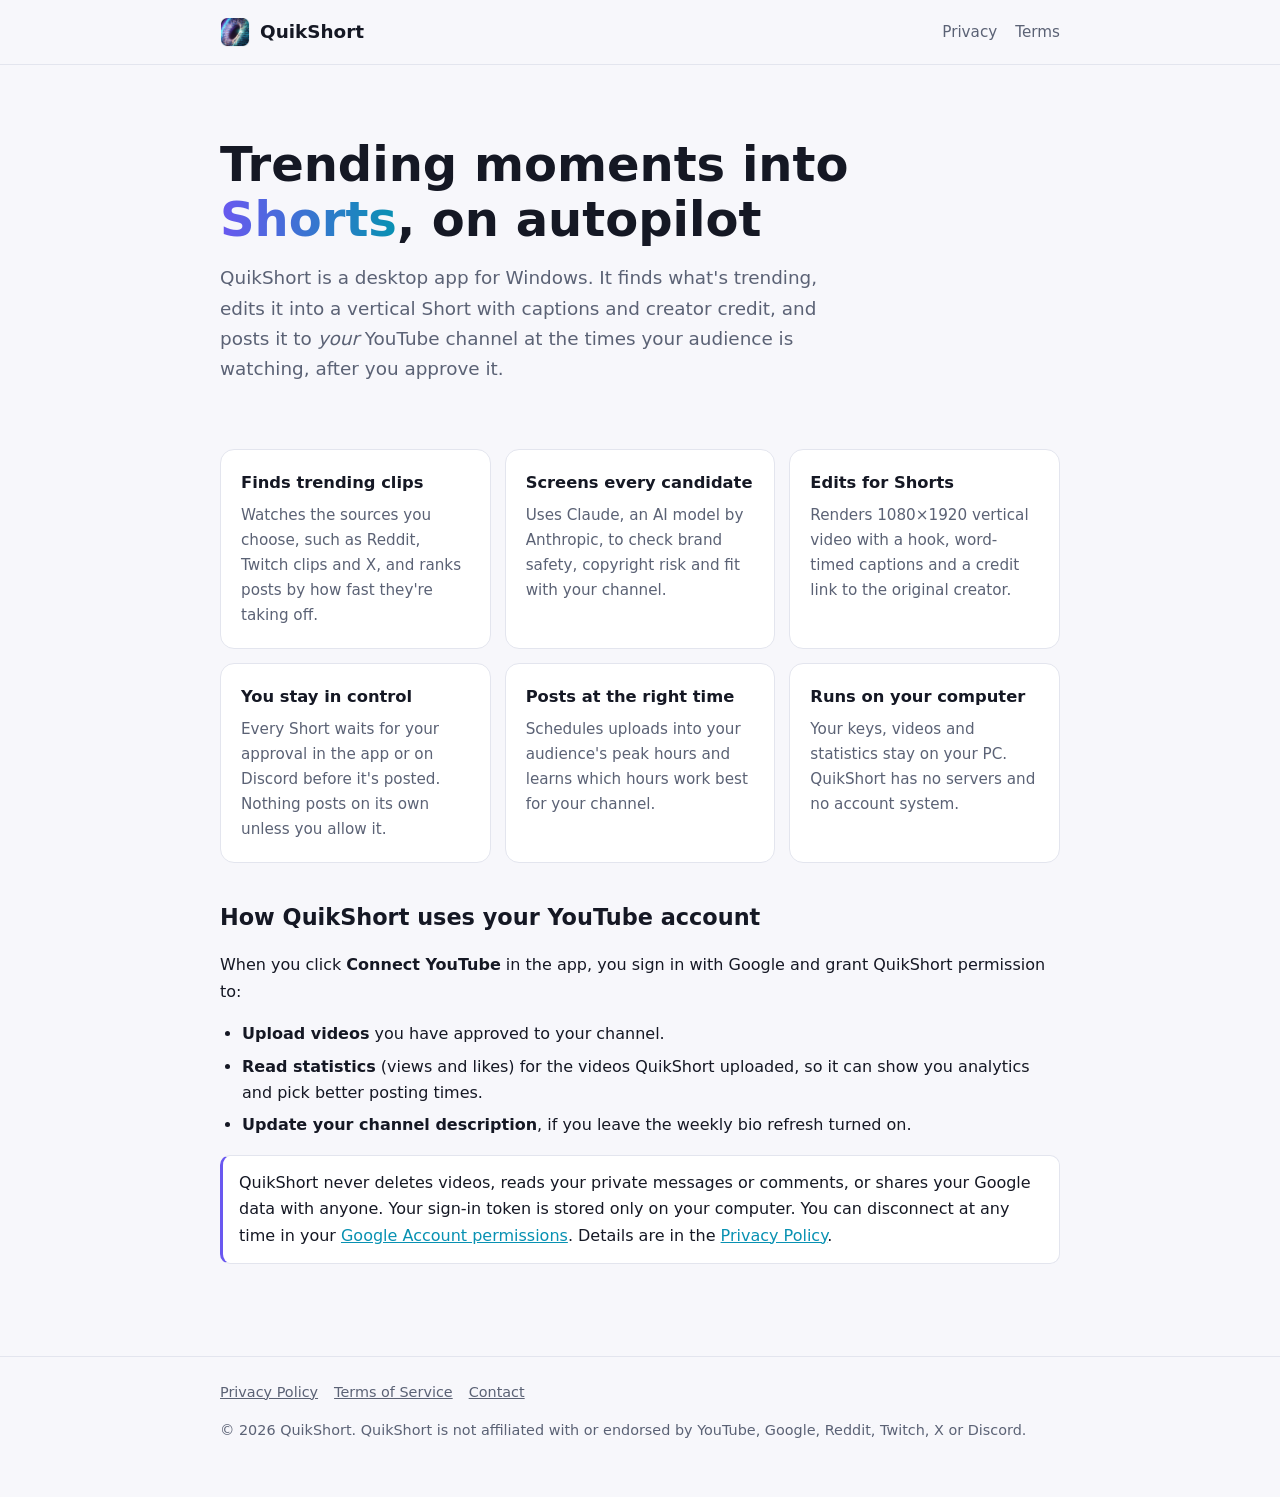
<file: index.html>
<!doctype html>
<html lang="en">
<head>
  <meta charset="utf-8">
  <meta name="viewport" content="width=device-width, initial-scale=1">
  <title>QuikShort: trending moments into Shorts</title>
  <meta name="description" content="QuikShort is a Windows desktop app that finds trending clips, edits them into vertical Shorts with captions and credit, and posts them to your own YouTube channel after you approve them.">
  <link rel="icon" href="icon.png">
  <link rel="stylesheet" href="style.css">
</head>
<body>
<header>
  <div class="wrap">
    <a class="brand" href="./"><img src="icon.png" alt="">QuikShort</a>
    <nav><a href="privacy.html">Privacy</a><a href="terms.html">Terms</a></nav>
  </div>
</header>

<main class="wrap">
  <div class="hero">
    <h1>Trending moments into <span>Shorts</span>, on autopilot</h1>
    <p>QuikShort is a desktop app for Windows. It finds what's trending, edits it into a vertical
      Short with captions and creator credit, and posts it to <em>your</em> YouTube channel at the times
      your audience is watching, after you approve it.</p>
  </div>

  <div class="grid">
    <div class="card"><h3>Finds trending clips</h3><p>Watches the sources you choose, such as Reddit, Twitch clips and X, and ranks posts by how fast they're taking off.</p></div>
    <div class="card"><h3>Screens every candidate</h3><p>Uses Claude, an AI model by Anthropic, to check brand safety, copyright risk and fit with your channel.</p></div>
    <div class="card"><h3>Edits for Shorts</h3><p>Renders 1080×1920 vertical video with a hook, word-timed captions and a credit link to the original creator.</p></div>
    <div class="card"><h3>You stay in control</h3><p>Every Short waits for your approval in the app or on Discord before it's posted. Nothing posts on its own unless you allow it.</p></div>
    <div class="card"><h3>Posts at the right time</h3><p>Schedules uploads into your audience's peak hours and learns which hours work best for your channel.</p></div>
    <div class="card"><h3>Runs on your computer</h3><p>Your keys, videos and statistics stay on your PC. QuikShort has no servers and no account system.</p></div>
  </div>

  <section>
    <h2>How QuikShort uses your YouTube account</h2>
    <p>When you click <strong>Connect YouTube</strong> in the app, you sign in with Google and grant QuikShort
      permission to:</p>
    <ul>
      <li><strong>Upload videos</strong> you have approved to your channel.</li>
      <li><strong>Read statistics</strong> (views and likes) for the videos QuikShort uploaded, so it can show you
        analytics and pick better posting times.</li>
      <li><strong>Update your channel description</strong>, if you leave the weekly bio refresh turned on.</li>
    </ul>
    <p class="note">QuikShort never deletes videos, reads your private messages or comments, or shares your
      Google data with anyone. Your sign-in token is stored only on your computer. You can disconnect at any
      time in your <a href="https://myaccount.google.com/permissions">Google Account permissions</a>.
      Details are in the <a href="privacy.html">Privacy Policy</a>.</p>
  </section>
</main>

<footer>
  <div class="wrap">
    <a href="privacy.html">Privacy Policy</a><a href="terms.html">Terms of Service</a><a href="mailto:khuser.biz@gmail.com">Contact</a>
    <p>© 2026 QuikShort. QuikShort is not affiliated with or endorsed by YouTube, Google, Reddit, Twitch, X or Discord.</p>
  </div>
</footer>
</body>
</html>
</file>
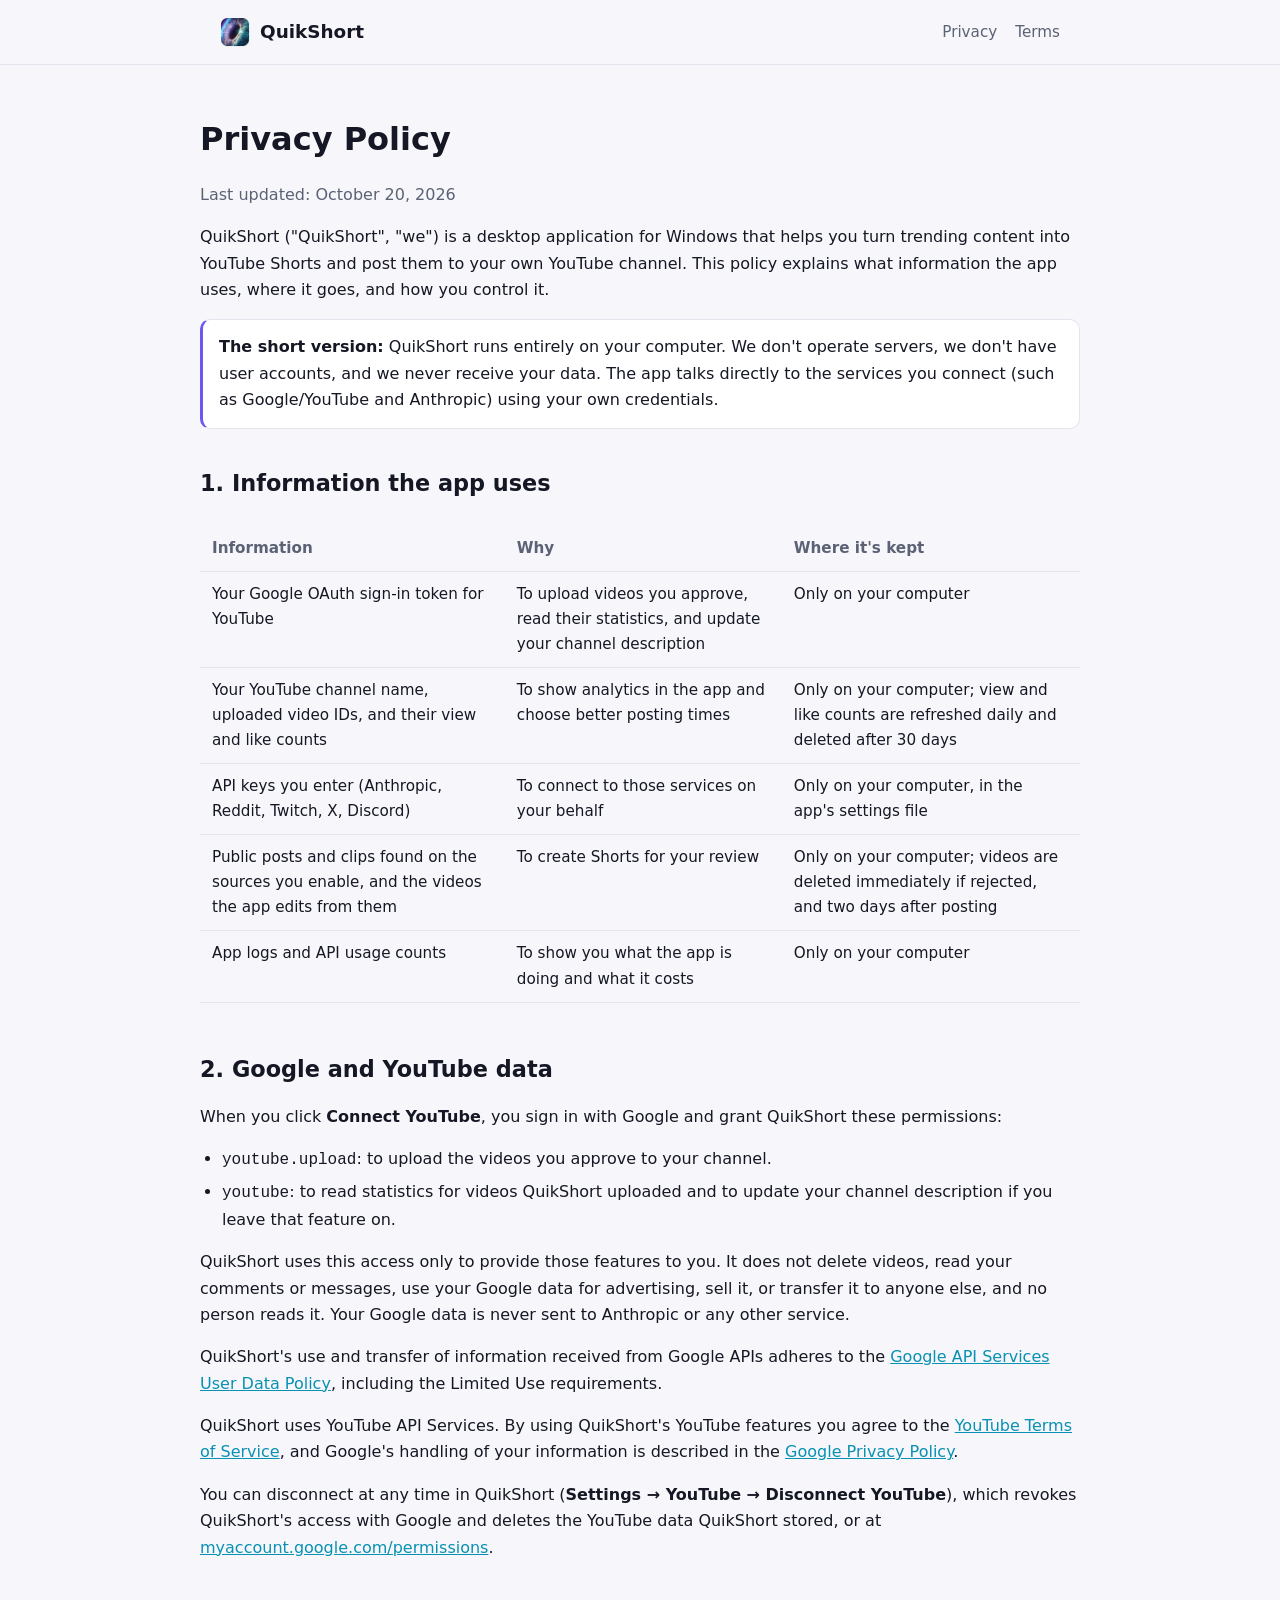
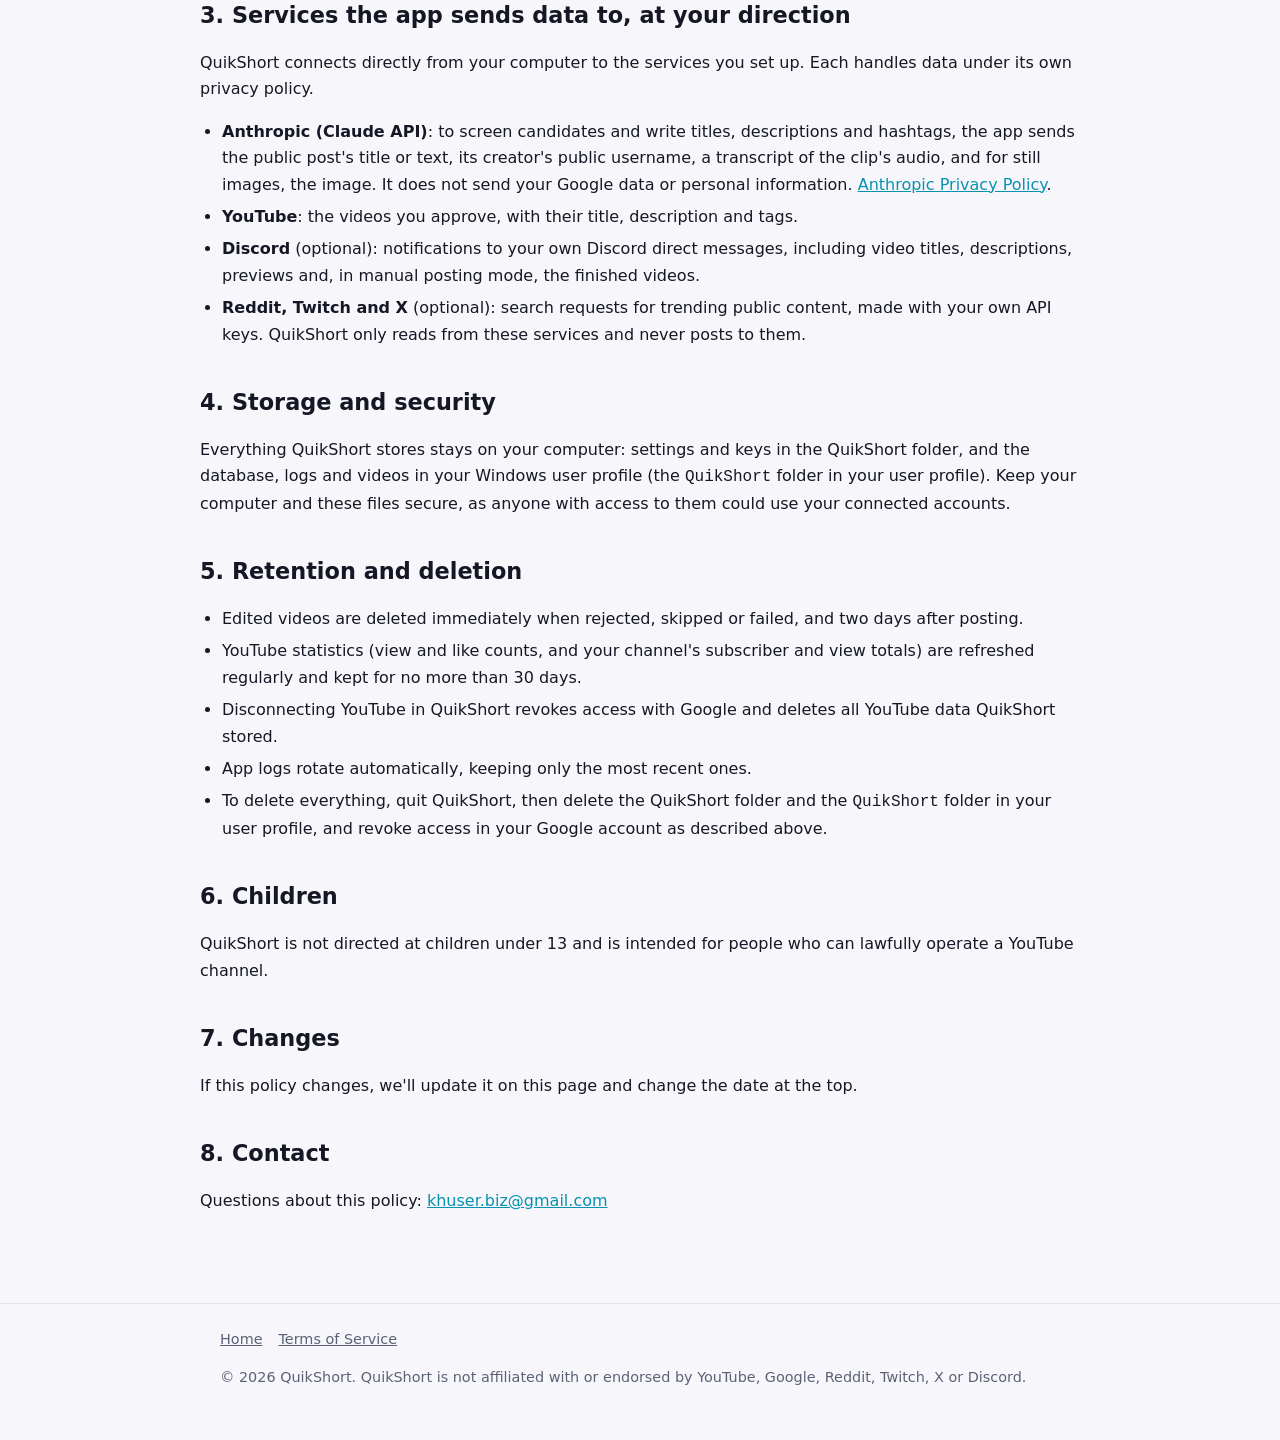
<file: privacy.html>
<!doctype html>
<html lang="en">
<head>
  <meta charset="utf-8">
  <meta name="viewport" content="width=device-width, initial-scale=1">
  <title>Privacy Policy · QuikShort</title>
  <link rel="icon" href="icon.png">
  <link rel="stylesheet" href="style.css">
</head>
<body>
<header>
  <div class="wrap">
    <a class="brand" href="./"><img src="icon.png" alt="">QuikShort</a>
    <nav><a href="privacy.html">Privacy</a><a href="terms.html">Terms</a></nav>
  </div>
</header>

<main class="wrap doc">
  <h1>Privacy Policy</h1>
  <p class="muted">Last updated: October 20, 2026</p>

  <p>QuikShort ("QuikShort", "we") is a desktop application for Windows that helps you turn trending
    content into YouTube Shorts and post them to your own YouTube channel. This policy explains what
    information the app uses, where it goes, and how you control it.</p>

  <p class="note"><strong>The short version:</strong> QuikShort runs entirely on your computer. We don't operate
    servers, we don't have user accounts, and we never receive your data. The app talks directly to the
    services you connect (such as Google/YouTube and Anthropic) using your own credentials.</p>

  <h2>1. Information the app uses</h2>
  <div class="table-scroll">
  <table>
    <tr><th>Information</th><th>Why</th><th>Where it's kept</th></tr>
    <tr><td>Your Google OAuth sign-in token for YouTube</td><td>To upload videos you approve, read their statistics, and update your channel description</td><td>Only on your computer</td></tr>
    <tr><td>Your YouTube channel name, uploaded video IDs, and their view and like counts</td><td>To show analytics in the app and choose better posting times</td><td>Only on your computer; view and like counts are refreshed daily and deleted after 30 days</td></tr>
    <tr><td>API keys you enter (Anthropic, Reddit, Twitch, X, Discord)</td><td>To connect to those services on your behalf</td><td>Only on your computer, in the app's settings file</td></tr>
    <tr><td>Public posts and clips found on the sources you enable, and the videos the app edits from them</td><td>To create Shorts for your review</td><td>Only on your computer; videos are deleted immediately if rejected, and two days after posting</td></tr>
    <tr><td>App logs and API usage counts</td><td>To show you what the app is doing and what it costs</td><td>Only on your computer</td></tr>
  </table>
  </div>

  <h2>2. Google and YouTube data</h2>
  <p>When you click <strong>Connect YouTube</strong>, you sign in with Google and grant QuikShort these
    permissions:</p>
  <ul>
    <li><code>youtube.upload</code>: to upload the videos you approve to your channel.</li>
    <li><code>youtube</code>: to read statistics for videos QuikShort uploaded and to update your channel
      description if you leave that feature on.</li>
  </ul>
  <p>QuikShort uses this access only to provide those features to you. It does not delete videos, read
    your comments or messages, use your Google data for advertising, sell it, or transfer it to anyone
    else, and no person reads it. Your Google data is never sent to Anthropic or any other service.</p>
  <p>QuikShort's use and transfer of information received from Google APIs adheres to the
    <a href="https://developers.google.com/terms/api-services-user-data-policy">Google API Services User Data
    Policy</a>, including the Limited Use requirements.</p>
  <p>QuikShort uses YouTube API Services. By using QuikShort's YouTube features you agree to the
    <a href="https://www.youtube.com/t/terms">YouTube Terms of Service</a>, and Google's handling of your
    information is described in the <a href="https://policies.google.com/privacy">Google Privacy Policy</a>.</p>
  <p>You can disconnect at any time in QuikShort (<strong>Settings &rarr; YouTube &rarr; Disconnect YouTube</strong>),
    which revokes QuikShort's access with Google and deletes the YouTube data QuikShort stored, or at
    <a href="https://myaccount.google.com/permissions">myaccount.google.com/permissions</a>.</p>

  <h2>3. Services the app sends data to, at your direction</h2>
  <p>QuikShort connects directly from your computer to the services you set up. Each handles data under its
    own privacy policy.</p>
  <ul>
    <li><strong>Anthropic (Claude API)</strong>: to screen candidates and write titles, descriptions and
      hashtags, the app sends the public post's title or text, its creator's public username, a transcript
      of the clip's audio, and for still images, the image. It does not send your Google data or personal
      information. <a href="https://www.anthropic.com/legal/privacy">Anthropic Privacy Policy</a>.</li>
    <li><strong>YouTube</strong>: the videos you approve, with their title, description and tags.</li>
    <li><strong>Discord</strong> (optional): notifications to your own Discord direct messages, including video
      titles, descriptions, previews and, in manual posting mode, the finished videos.</li>
    <li><strong>Reddit, Twitch and X</strong> (optional): search requests for trending public content, made with
      your own API keys. QuikShort only reads from these services and never posts to them.</li>
  </ul>

  <h2>4. Storage and security</h2>
  <p>Everything QuikShort stores stays on your computer: settings and keys in the QuikShort folder, and the
    database, logs and videos in your Windows user profile (the <code>QuikShort</code> folder in your user profile). Keep your
    computer and these files secure, as anyone with access to them could use your connected accounts.</p>

  <h2>5. Retention and deletion</h2>
  <ul>
    <li>Edited videos are deleted immediately when rejected, skipped or failed, and two days after posting.</li>
    <li>YouTube statistics (view and like counts, and your channel's subscriber and view totals) are refreshed
      regularly and kept for no more than 30 days.</li>
    <li>Disconnecting YouTube in QuikShort revokes access with Google and deletes all YouTube data QuikShort
      stored.</li>
    <li>App logs rotate automatically, keeping only the most recent ones.</li>
    <li>To delete everything, quit QuikShort, then delete the QuikShort folder and
      the <code>QuikShort</code> folder in your user profile, and revoke access in your Google account as described above.</li>
  </ul>

  <h2>6. Children</h2>
  <p>QuikShort is not directed at children under 13 and is intended for people who can lawfully operate a
    YouTube channel.</p>

  <h2>7. Changes</h2>
  <p>If this policy changes, we'll update it on this page and change the date at the top.</p>

  <h2>8. Contact</h2>
  <p>Questions about this policy: <a href="mailto:khuser.biz@gmail.com">khuser.biz@gmail.com</a></p>
</main>

<footer>
  <div class="wrap">
    <a href="./">Home</a><a href="terms.html">Terms of Service</a>
    <p>© 2026 QuikShort. QuikShort is not affiliated with or endorsed by YouTube, Google, Reddit, Twitch, X or Discord.</p>
  </div>
</footer>
</body>
</html>
</file>
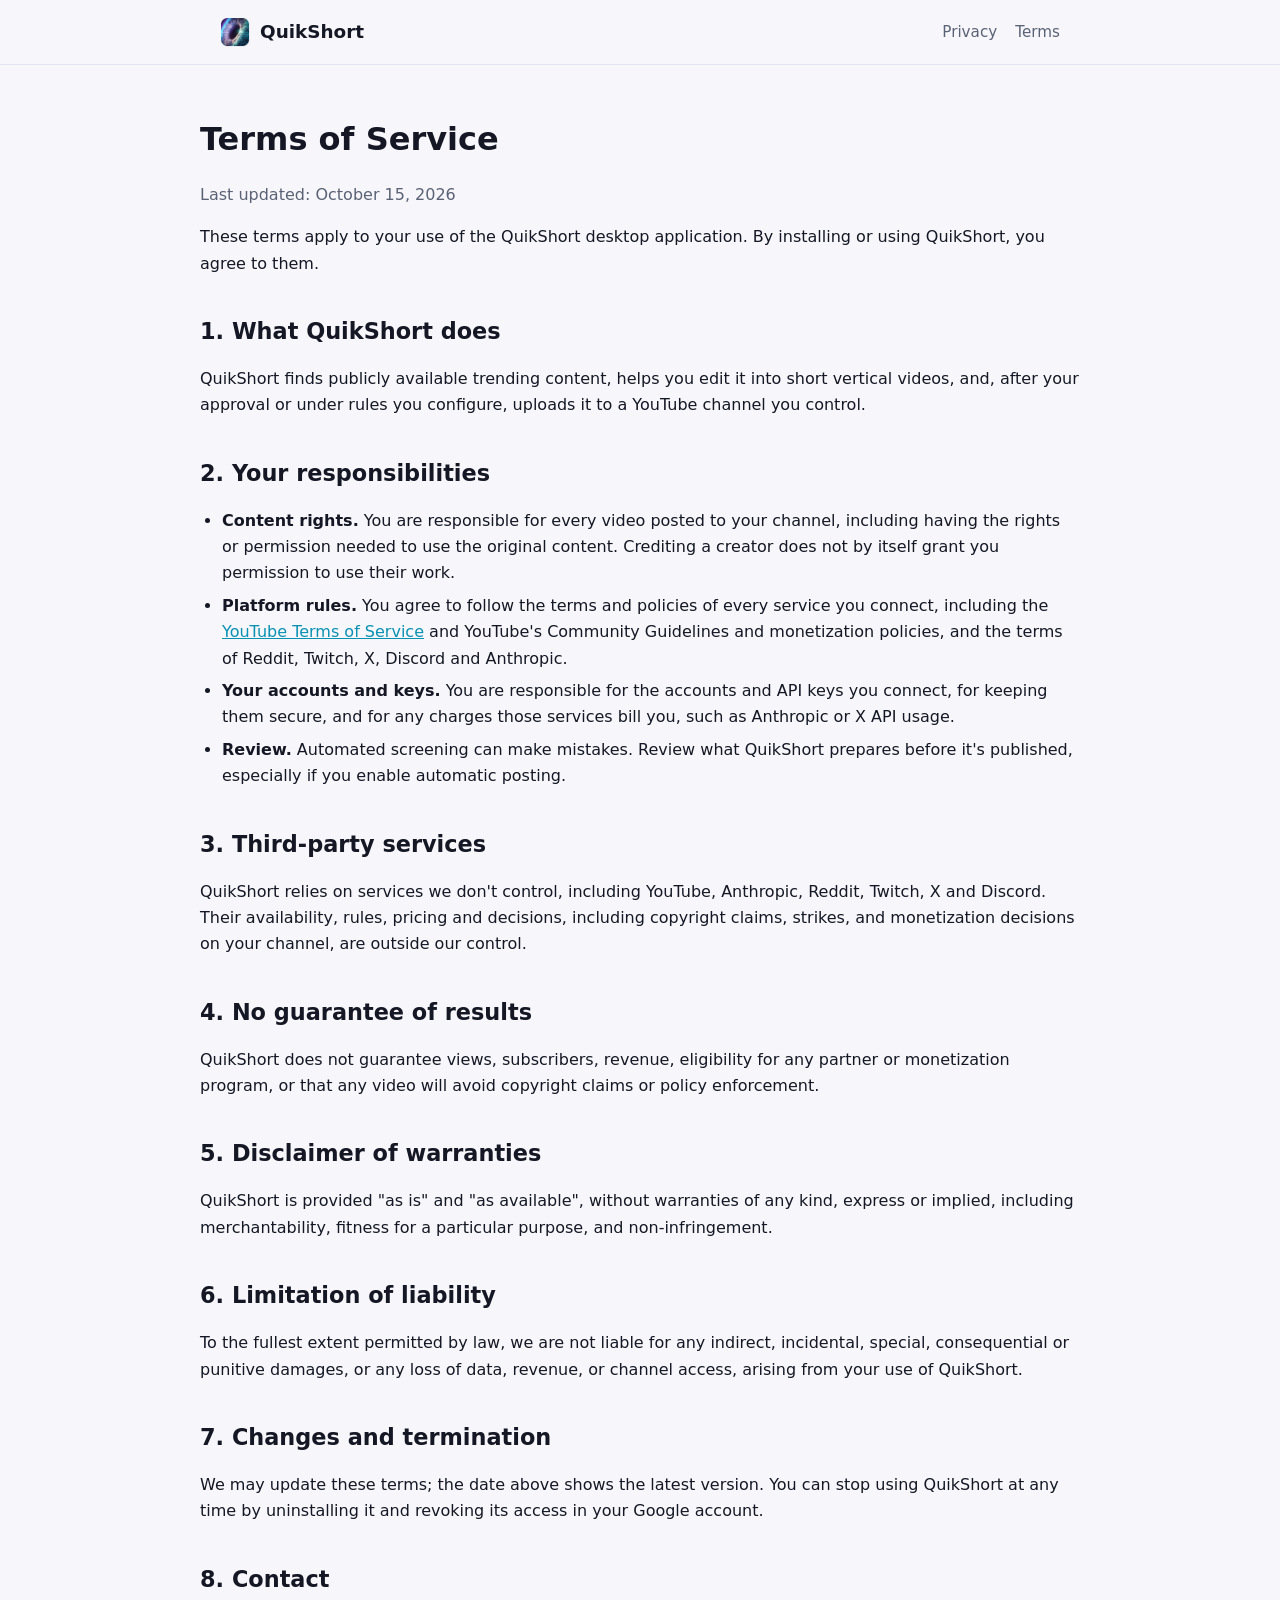
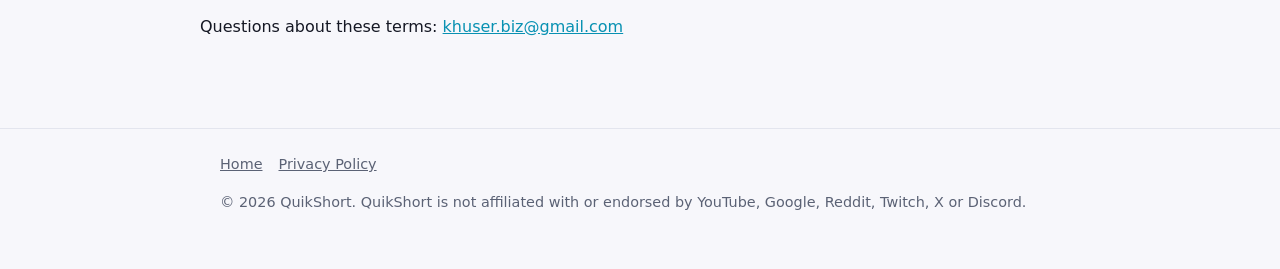
<file: terms.html>
<!doctype html>
<html lang="en">
<head>
  <meta charset="utf-8">
  <meta name="viewport" content="width=device-width, initial-scale=1">
  <title>Terms of Service · QuikShort</title>
  <link rel="icon" href="icon.png">
  <link rel="stylesheet" href="style.css">
</head>
<body>
<header>
  <div class="wrap">
    <a class="brand" href="./"><img src="icon.png" alt="">QuikShort</a>
    <nav><a href="privacy.html">Privacy</a><a href="terms.html">Terms</a></nav>
  </div>
</header>

<main class="wrap doc">
  <h1>Terms of Service</h1>
  <p class="muted">Last updated: October 15, 2026</p>

  <p>These terms apply to your use of the QuikShort desktop application. By installing or using QuikShort,
    you agree to them.</p>

  <h2>1. What QuikShort does</h2>
  <p>QuikShort finds publicly available trending content, helps you edit it into short vertical videos, and,
    after your approval or under rules you configure, uploads it to a YouTube channel you control.</p>

  <h2>2. Your responsibilities</h2>
  <ul>
    <li><strong>Content rights.</strong> You are responsible for every video posted to your channel, including
      having the rights or permission needed to use the original content. Crediting a creator does not by itself
      grant you permission to use their work.</li>
    <li><strong>Platform rules.</strong> You agree to follow the terms and policies of every service you connect,
      including the <a href="https://www.youtube.com/t/terms">YouTube Terms of Service</a> and YouTube's
      Community Guidelines and monetization policies, and the terms of Reddit, Twitch, X, Discord and
      Anthropic.</li>
    <li><strong>Your accounts and keys.</strong> You are responsible for the accounts and API keys you connect,
      for keeping them secure, and for any charges those services bill you, such as Anthropic or X API usage.</li>
    <li><strong>Review.</strong> Automated screening can make mistakes. Review what QuikShort prepares before
      it's published, especially if you enable automatic posting.</li>
  </ul>

  <h2>3. Third-party services</h2>
  <p>QuikShort relies on services we don't control, including YouTube, Anthropic, Reddit, Twitch, X and
    Discord. Their availability, rules, pricing and decisions, including copyright claims, strikes, and
    monetization decisions on your channel, are outside our control.</p>

  <h2>4. No guarantee of results</h2>
  <p>QuikShort does not guarantee views, subscribers, revenue, eligibility for any partner or monetization
    program, or that any video will avoid copyright claims or policy enforcement.</p>

  <h2>5. Disclaimer of warranties</h2>
  <p>QuikShort is provided "as is" and "as available", without warranties of any kind, express or implied,
    including merchantability, fitness for a particular purpose, and non-infringement.</p>

  <h2>6. Limitation of liability</h2>
  <p>To the fullest extent permitted by law, we are not liable for any indirect, incidental, special,
    consequential or punitive damages, or any loss of data, revenue, or channel access, arising from your use
    of QuikShort.</p>

  <h2>7. Changes and termination</h2>
  <p>We may update these terms; the date above shows the latest version. You can stop using QuikShort at any
    time by uninstalling it and revoking its access in your Google account.</p>

  <h2>8. Contact</h2>
  <p>Questions about these terms: <a href="mailto:khuser.biz@gmail.com">khuser.biz@gmail.com</a></p>
</main>

<footer>
  <div class="wrap">
    <a href="./">Home</a><a href="privacy.html">Privacy Policy</a>
    <p>© 2026 QuikShort. QuikShort is not affiliated with or endorsed by YouTube, Google, Reddit, Twitch, X or Discord.</p>
  </div>
</footer>
</body>
</html>
</file>
<file: style.css>
:root {
  --bg: #0e1015;
  --surface: #161922;
  --border: #2a3042;
  --text: #e8eaf0;
  --muted: #9aa1b4;
  --accent: #8b7cff;
  --accent2: #22d3ee;
}
@media (prefers-color-scheme: light) {
  :root {
    --bg: #f7f7fb;
    --surface: #ffffff;
    --border: #e3e5ee;
    --text: #151824;
    --muted: #5b6275;
    --accent: #6a58f0;
    --accent2: #0891b2;
  }
}
* { box-sizing: border-box; }
html { -webkit-text-size-adjust: 100%; }
body {
  margin: 0;
  background: var(--bg);
  color: var(--text);
  font: 16px/1.65 "Segoe UI", system-ui, -apple-system, Roboto, sans-serif;
}
a { color: var(--accent2); }
.wrap { max-width: 880px; margin: 0 auto; padding: 0 20px; }

header { border-bottom: 1px solid var(--border); }
header .wrap { display: flex; align-items: center; justify-content: space-between; height: 64px; gap: 16px; }
.brand { display: flex; align-items: center; gap: 10px; font-weight: 700; font-size: 1.15rem;
         color: var(--text); text-decoration: none; }
.brand img { width: 30px; height: 30px; }
nav a { color: var(--muted); text-decoration: none; margin-left: 18px; font-size: .95rem; }
nav a:hover { color: var(--text); }

.hero { padding: 72px 0 40px; }
.hero h1 { font-size: clamp(2rem, 5vw, 3rem); line-height: 1.15; margin: 0 0 16px; }
.hero h1 span { background: linear-gradient(90deg, var(--accent), var(--accent2));
                -webkit-background-clip: text; background-clip: text; color: transparent; }
.hero p { color: var(--muted); font-size: 1.15rem; max-width: 640px; margin: 0; }

.grid { display: grid; grid-template-columns: repeat(auto-fit, minmax(240px, 1fr)); gap: 14px; padding: 24px 0 8px; }
.card { background: var(--surface); border: 1px solid var(--border); border-radius: 14px; padding: 20px; }
.card h3 { margin: 0 0 6px; font-size: 1.02rem; }
.card p { margin: 0; color: var(--muted); font-size: .95rem; }

section { padding: 28px 0; }
h2 { font-size: 1.4rem; margin: 0 0 12px; }
ol, ul { padding-left: 22px; }
li { margin: 6px 0; }
.muted { color: var(--muted); }
.note { background: var(--surface); border: 1px solid var(--border); border-left: 3px solid var(--accent);
        border-radius: 10px; padding: 14px 16px; }

.doc { padding: 48px 0 24px; }
.doc h1 { font-size: 2rem; margin: 0 0 6px; }
.doc h2 { margin-top: 36px; }
.doc table { width: 100%; border-collapse: collapse; margin: 12px 0; font-size: .95rem; }
.doc th, .doc td { text-align: left; padding: 10px 12px; border-bottom: 1px solid var(--border); vertical-align: top; }
.doc th { color: var(--muted); font-weight: 600; }
.table-scroll { overflow-x: auto; }

footer { border-top: 1px solid var(--border); margin-top: 48px; padding: 24px 0 40px; color: var(--muted); font-size: .9rem; }
footer a { color: var(--muted); margin-right: 16px; }
</file>
